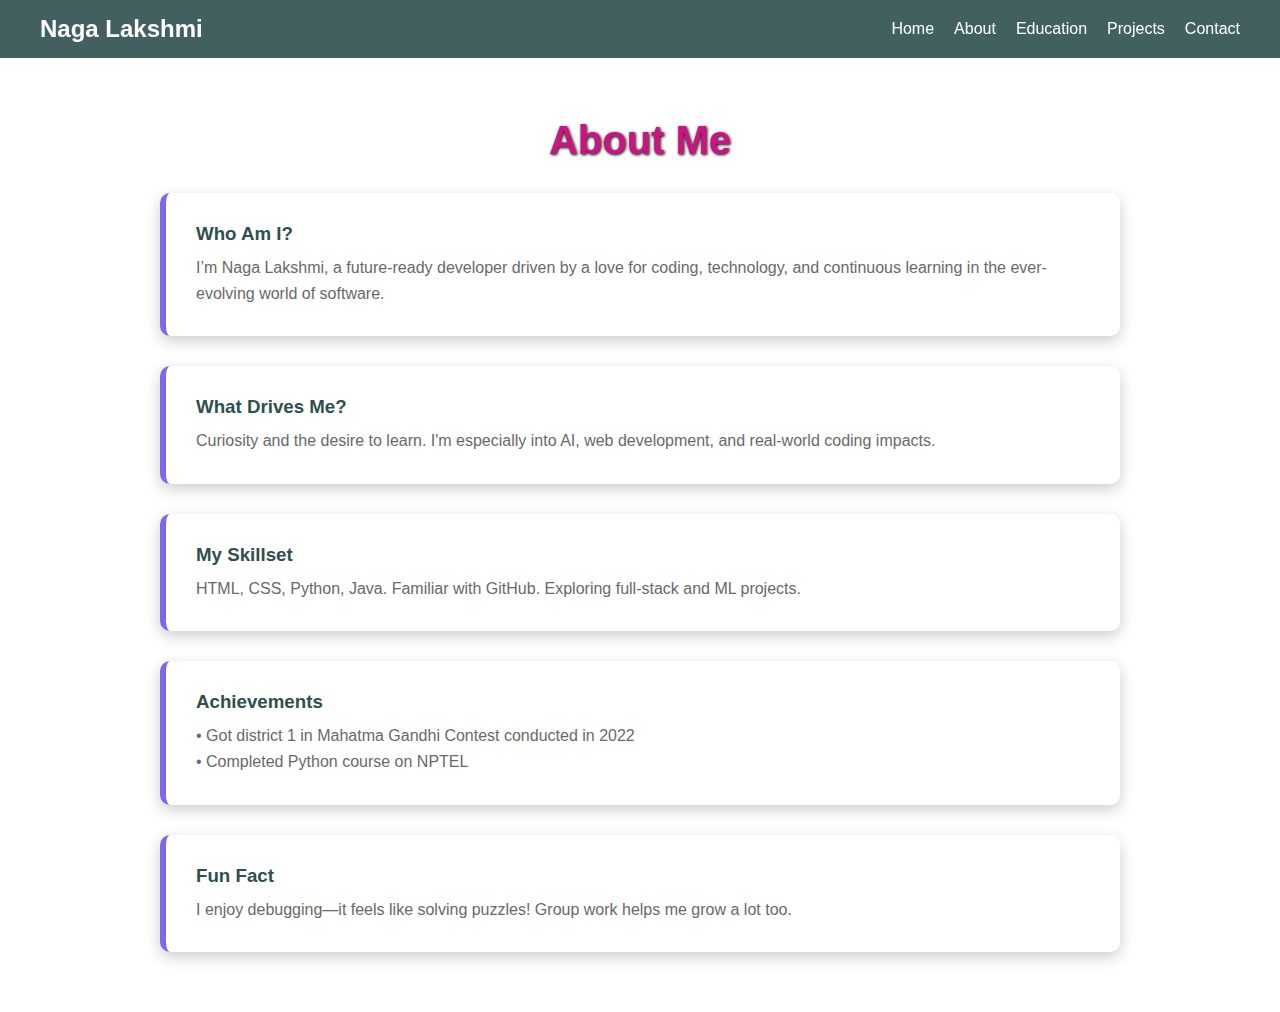
<file: portfolio/about.html>
<!DOCTYPE html>
<html lang="en">
<head>
  <meta charset="UTF-8">
  <title>About | Naga Lakshmi</title>
  <meta name="viewport" content="width=device-width, initial-scale=1.0">
  <style>
    * {
      margin: 0;
      padding: 0;
      box-sizing: border-box;
    }

    body {
      font-family: Arial, sans-serif;
      background-image: url('https://i.pinimg.com/736x/5a/7e/aa/5a7eaa2218ef8c3999c8b486715efa71.jpg');
      background-size: cover;
      background-position: center;
      background-repeat: no-repeat;
      color: darkslategray;
    }

    nav {
      background-color: rgba(47, 79, 79, 0.9);
      padding: 15px 40px;
      display: flex;
      justify-content: space-between;
      align-items: center;
      position: sticky;
      top: 0;
    }

    nav .logo {
      color: white;
      font-size: 24px;
      font-weight: bold;
    }

    nav ul {
      display: flex;
      list-style: none;
      gap: 20px;
    }

    nav ul li a {
      color: white;
      text-decoration: none;
    }

    nav ul li a:hover {
      color: orange;
    }

    .about-section {
      padding: 60px 20px;
      max-width: 1000px;
      margin: auto;
    }

    .about-header {
      text-align: center;
      font-size: 40px;
      margin-bottom: 30px;
      color: mediumvioletred;
      text-shadow: 1px 1px 3px black;
    }

    .slides-container {
      display: flex;
      flex-direction: column;
      gap: 30px;
    }

    .slide {
      background-color: rgba(255, 255, 255, 0.92);
      border-left: 6px solid mediumslateblue;
      padding: 30px;
      border-radius: 10px;
      box-shadow: 0 5px 15px rgba(0, 0, 0, 0.2);
      transition: transform 0.3s ease;
    }

    .slide:hover {
      transform: scale(1.02);
    }

    .slide h3 {
      margin-bottom: 10px;
      color: darkslategray;
    }

    .slide p {
      color: dimgray;
      line-height: 1.6;
    }

    @media (max-width: 600px) {
      .about-header {
        font-size: 32px;
      }

      .slide h3 {
        font-size: 20px;
      }
    }
  </style>
</head>
<body>

  <nav>
    <div class="logo">Naga Lakshmi</div>
    <ul>
      <li><a href="index.html">Home</a></li>
      <li><a href="about.html">About</a></li>
      <li><a href="education.html">Education</a></li>
      <li><a href="projects.html">Projects</a></li>
      <li><a href="contact.html">Contact</a></li>
    </ul>
  </nav>

  <section class="about-section">
    <h1 class="about-header">About Me</h1>

    <div class="slides-container">
      <div class="slide">
        <h3>Who Am I?</h3>
        <p>I’m Naga Lakshmi, a future-ready developer driven by a love for coding, technology, and continuous learning in the ever-evolving world of software.</p>
      </div>

      <div class="slide">
        <h3>What Drives Me?</h3>
        <p>Curiosity and the desire to learn. I'm especially into AI, web development, and real-world coding impacts.</p>
      </div>

      <div class="slide">
        <h3>My Skillset</h3>
        <p>HTML, CSS, Python, Java. Familiar with GitHub. Exploring full-stack and ML projects.</p>
      </div>

      <div class="slide">
        <h3>Achievements</h3>
        <p>
          • Got district 1 in Mahatma Gandhi Contest conducted in 2022<br>
          • Completed Python course on NPTEL
        </p>
      </div>

      <div class="slide">
        <h3>Fun Fact</h3>
        <p>I enjoy debugging—it feels like solving puzzles! Group work helps me grow a lot too.</p>
      </div>
    </div>
  </section>

</body>
</html>
</file>
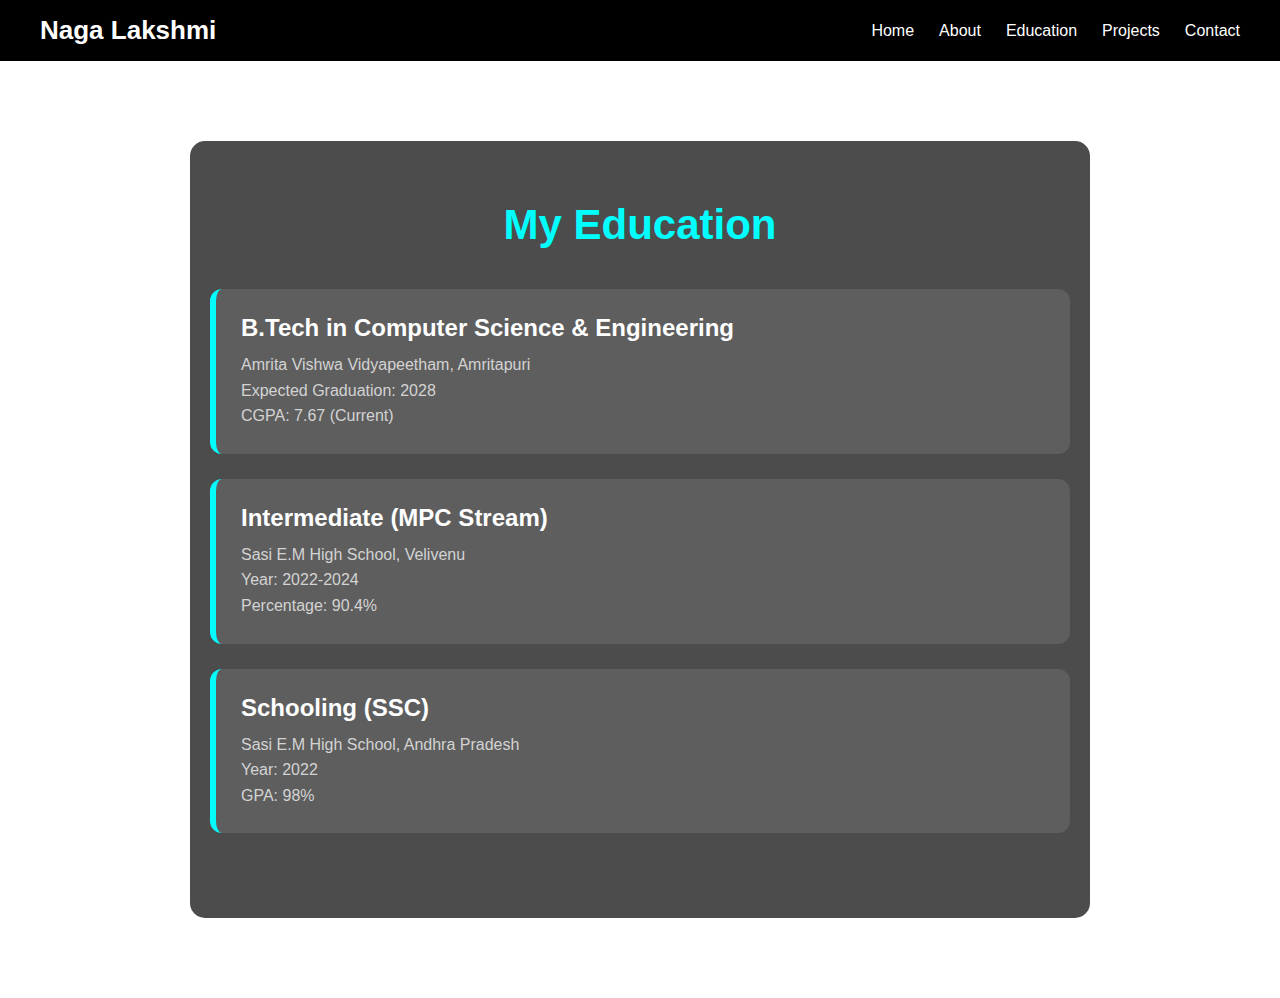
<file: portfolio/education.html>
<!DOCTYPE html>
<html lang="en">
<head>
  <meta charset="UTF-8">
  <title>Education | Naga Lakshmi</title>
  <meta name="viewport" content="width=device-width, initial-scale=1.0">
  <style>
    * {
      margin: 0;
      padding: 0;
      box-sizing: border-box;
      font-family: Arial, sans-serif;
    }

    body {
      background: url('https://img.freepik.com/free-vector/hand-drawn-back-school-background_23-2149464866.jpg?semt=ais_hybrid&w=740') no-repeat center center fixed;
      background-size: cover;
      color: white;
    }

    nav {
      background-color: black;
      padding: 15px 40px;
      display: flex;
      justify-content: space-between;
      align-items: center;
      position: sticky;
      top: 0;
      z-index: 100;
    }

    nav .logo {
      font-size: 26px;
      font-weight: bold;
    }

    nav ul {
      display: flex;
      list-style: none;
      gap: 25px;
    }

    nav ul li a {
      color: white;
      text-decoration: none;
      font-weight: 500;
    }

    nav ul li a:hover {
      color: cyan;
    }

    .education-section {
      background-color: rgba(0, 0, 0, 0.7);
      padding: 60px 20px;
      max-width: 900px;
      margin: 80px auto;
      border-radius: 15px;
    }

    .education-header {
      text-align: center;
      font-size: 42px;
      margin-bottom: 40px;
      color: cyan;
    }

    .edu-item {
      background-color: rgba(255, 255, 255, 0.1);
      padding: 25px;
      margin-bottom: 25px;
      border-left: 6px solid cyan;
      border-radius: 12px;
      transition: transform 0.3s ease, box-shadow 0.3s ease, background-color 0.3s;
      cursor: pointer;
    }

    .edu-item h3 {
      font-size: 24px;
      margin-bottom: 10px;
      color: white;
    }

    .edu-item p {
      font-size: 16px;
      line-height: 1.6;
      color: lightgray;
    }

    .edu-item:hover {
      transform: translateY(-4px);
      box-shadow: 0 8px 20px rgba(0, 255, 255, 0.3);
    }

    .edu-item.active {
      background-color: lightblue;
      border-left-color: white;
      box-shadow: 0 0 15px cyan;
      color: black;
    }

    @media (max-width: 600px) {
      .education-header {
        font-size: 32px;
      }

      .edu-item h3 {
        font-size: 20px;
      }
    }
  </style>
</head>
<body>

  <nav>
    <div class="logo">Naga Lakshmi</div>
    <ul>
      <li><a href="index.html">Home</a></li>
      <li><a href="about.html">About</a></li>
      <li><a href="education.html">Education</a></li>
      <li><a href="projects.html">Projects</a></li>
      <li><a href="contact.html">Contact</a></li>
    </ul>
  </nav>

  <section class="education-section">
    <h1 class="education-header">My Education</h1>

    <div class="edu-item" onclick="highlight(this)">
      <h3>B.Tech in Computer Science & Engineering</h3>
      <p>Amrita Vishwa Vidyapeetham, Amritapuri<br>
        Expected Graduation: 2028<br>
        CGPA: 7.67 (Current)</p>
    </div>

    <div class="edu-item" onclick="highlight(this)">
      <h3>Intermediate (MPC Stream)</h3>
      <p>Sasi E.M High School, Velivenu<br>
        Year: 2022-2024<br>
        Percentage: 90.4%</p>
    </div>

    <div class="edu-item" onclick="highlight(this)">
      <h3>Schooling (SSC)</h3>
      <p>Sasi E.M High School, Andhra Pradesh<br>
        Year: 2022<br>
        GPA: 98%</p>
    </div>
  </section>

  <script>
    function highlight(selected) {
      const allItems = document.querySelectorAll('.edu-item');
      allItems.forEach(item => item.classList.remove('active'));
      selected.classList.add('active');
    }
  </script>

</body>
</html>
</file>
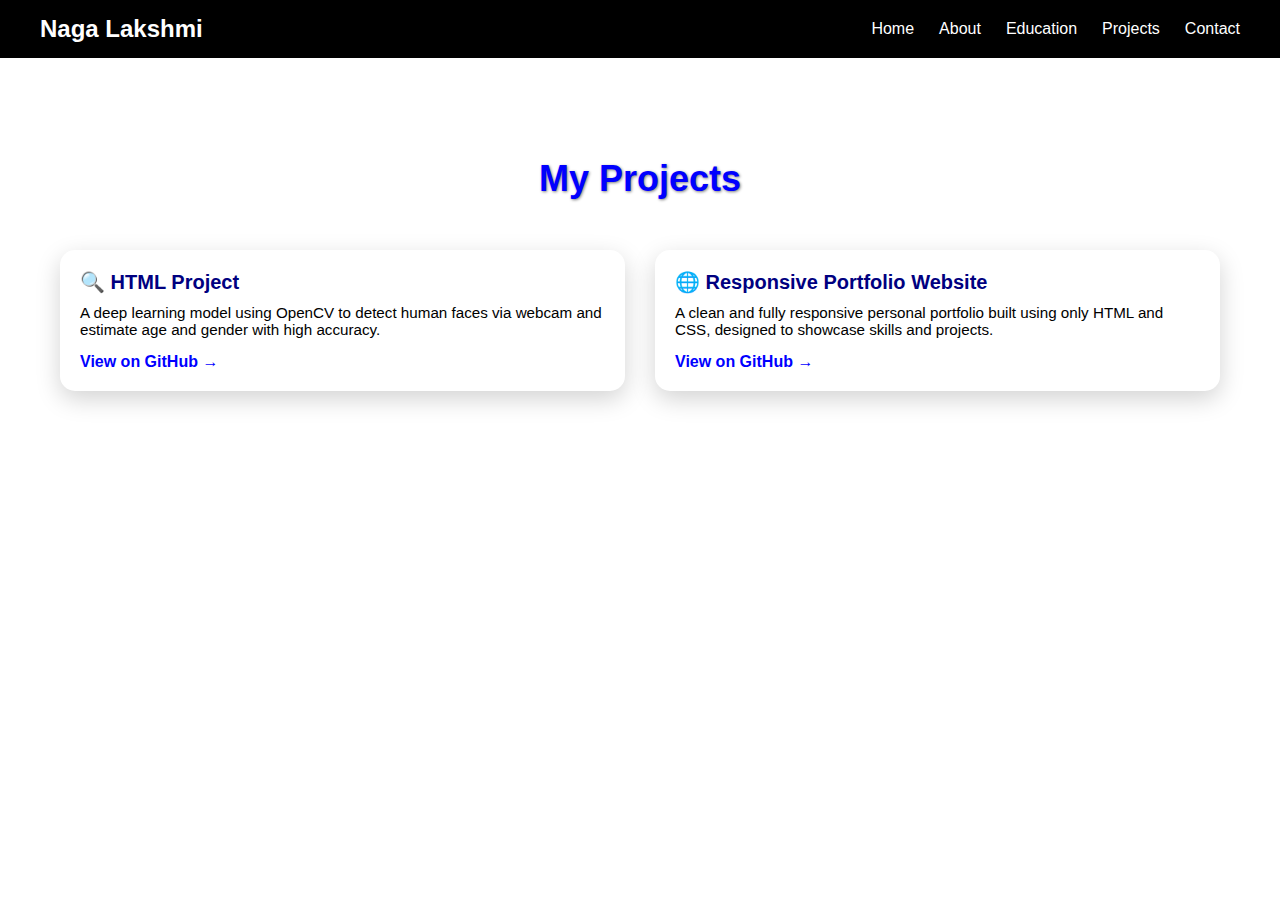
<file: portfolio/projects.html>
<!DOCTYPE html>
<html lang="en">
<head>
  <meta charset="UTF-8">
  <title>Projects | Naga Lakshmi</title>
  <meta name="viewport" content="width=device-width, initial-scale=1.0">
  <style>
    * {
      margin: 0;
      padding: 0;
      box-sizing: border-box;
      scroll-behavior: smooth;
    }

    body {
      font-family: 'Segoe UI', sans-serif;
      background: url('https://i.pinimg.com/736x/8c/90/5c/8c905ccbdb3b281d0b53e8396e26bc5e.jpg') no-repeat center center fixed;
      background-size: cover;
      color: black;
    }

    nav {
      background-color: black;
      padding: 15px 40px;
      display: flex;
      justify-content: space-between;
      align-items: center;
      position: sticky;
      top: 0;
      z-index: 999;
    }

    nav .logo {
      font-size: 24px;
      font-weight: bold;
      color: white;
    }

    nav ul {
      display: flex;
      gap: 25px;
      list-style: none;
    }

    nav ul li a {
      text-decoration: none;
      color: white;
      font-weight: 500;
    }

    nav ul li a:hover {
      color: orange;
    }

    h1 {
      text-align: center;
      margin-top: 100px;
      font-size: 36px;
      color: blue;
      text-shadow: 1px 1px 3px gray;
      margin-bottom: 10px;
    }

    .projects-wrapper {
      max-width: 1200px;
      margin: 0 auto;
      padding: 40px 20px;
      display: grid;
      grid-template-columns: repeat(auto-fit, minmax(320px, 1fr));
      gap: 30px;
    }

    .project-box {
      background-color: white;
      border-radius: 15px;
      box-shadow: 0 8px 24px lightgray;
      padding: 20px;
      display: flex;
      flex-direction: column;
      transition: 0.3s ease;
    }

    .project-box:hover {
      transform: translateY(-5px);
      box-shadow: 0 10px 28px gray;
    }

    .project-box h3 {
      color: navy;
      font-size: 20px;
      margin-bottom: 10px;
    }

    .project-box p {
      font-size: 0.95rem;
      color: black;
      margin-bottom: 15px;
    }

    .project-box a {
      margin-top: auto;
      text-decoration: none;
      color: blue;
      font-weight: bold;
    }

    .project-box a:hover {
      color: mediumseagreen;
    }

    @media (max-width: 600px) {
      nav {
        flex-direction: column;
        align-items: flex-start;
      }

      nav ul {
        flex-direction: column;
        margin-top: 10px;
      }

      h1 {
        font-size: 28px;
      }
    }
  </style>
</head>
<body>

  <nav>
    <div class="logo">Naga Lakshmi</div>
    <ul>
      <li><a href="index.html">Home</a></li>
      <li><a href="about.html">About</a></li>
      <li><a href="education.html">Education</a></li>
      <li><a href="projects.html">Projects</a></li>
      <li><a href="contact.html">Contact</a></li>
    </ul>
  </nav>

  <h1>My Projects</h1>

  <div class="projects-wrapper">

    <div class="project-box">
      <h3>🔍 HTML Project</h3>
      <p>A deep learning model using OpenCV to detect human faces via webcam and estimate age and gender with high accuracy.</p>
      <a href="https://github.com/Yamini2007/html-css-project" target="_blank">View on GitHub →</a>
    </div>

    <div class="project-box">
      <h3>🌐 Responsive Portfolio Website</h3>
      <p>A clean and fully responsive personal portfolio built using only HTML and CSS, designed to showcase skills and projects.</p>
      <a href="#">View on GitHub →</a>
    </div>

  </div>

</body>
</html>
</file>
